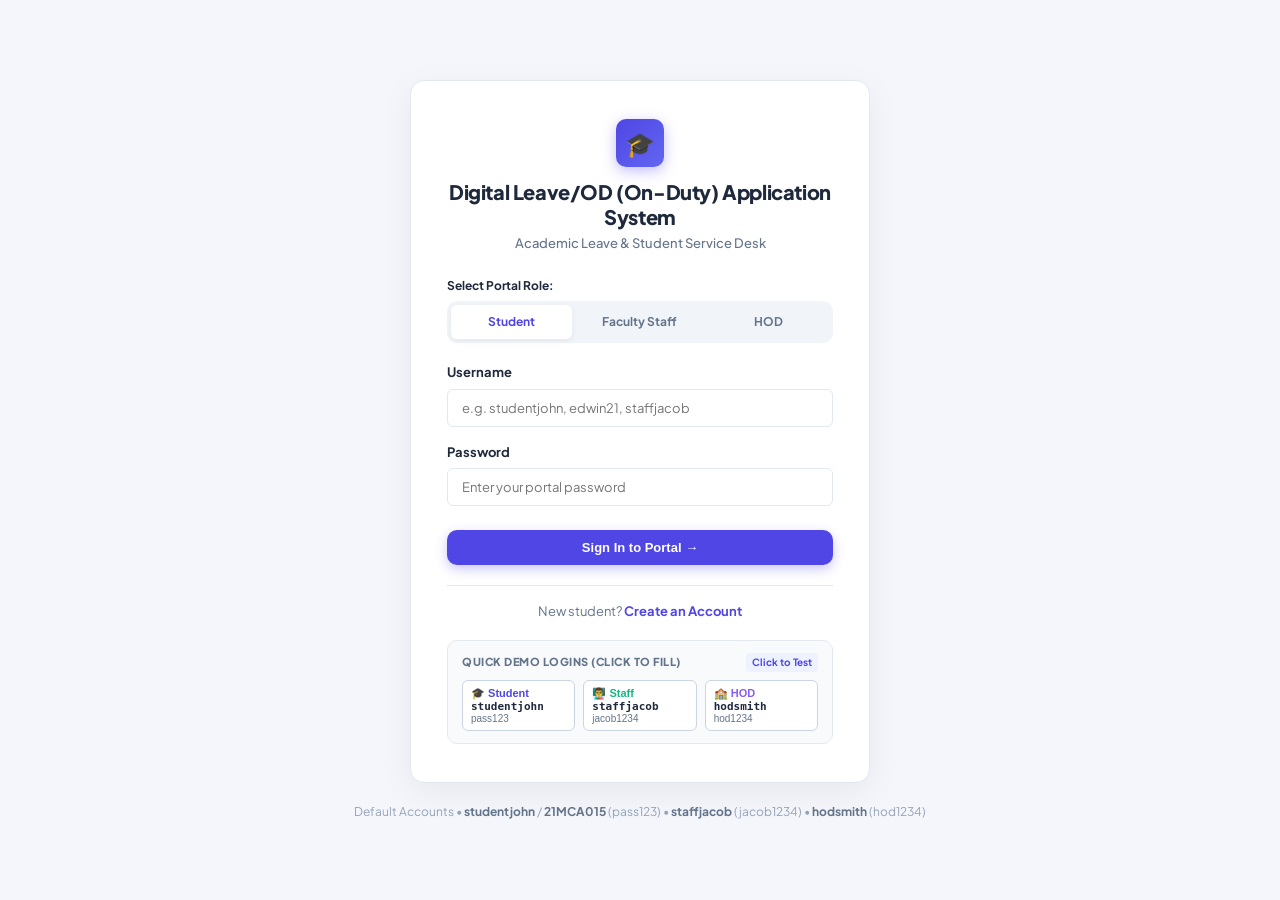
<file: index.html>
<!DOCTYPE html>
<html lang="en">
<head>
    <meta charset="UTF-8">
    <meta http-equiv="refresh" content="0; url=login.html">
    <title>Digital Leave/OD (On-Duty) Application System</title>
</head>
<body>
    <p>Redirecting to <a href="login.html">login.html</a>...</p>
</body>
</html>
</file>
<file: css/style.css>
/* ==========================================================================
   DIGITAL LEAVE/OD (ON-DUTY) APPLICATION SYSTEM
   Modern Vibrant SaaS / ERP Design System
   Matches Attached Reference Layout
   ========================================================================== */

@import url('https://fonts.googleapis.com/css2?family=Plus+Jakarta+Sans:wght@400;500;600;700;800&family=Inter:wght@400;500;600;700&display=swap');

:root {
    /* Backgrounds */
    --bg-page: #F4F6FB;
    --bg-card: #FFFFFF;
    --bg-card-subtle: #F8FAFC;
    --bg-card-tint: #F1F5F9;

    /* Theme Primary - Vibrant Indigo / Royal Blue */
    --primary: #4F46E5;
    --primary-hover: #4338CA;
    --primary-light: #EEF2FF;
    --primary-border: #C7D2FE;
    --primary-gradient: linear-gradient(135deg, #4F46E5 0%, #6366F1 100%);

    /* Functional Accents */
    --success: #10B981;
    --success-hover: #059669;
    --success-light: #ECFDF5;
    --success-border: #A7F3D0;
    --success-text: #065F46;

    --warning: #F59E0B;
    --warning-light: #FFFBEB;
    --warning-border: #FDE68A;
    --warning-text: #B45309;

    --danger: #EF4444;
    --danger-hover: #DC2626;
    --danger-light: #FEF2F2;
    --danger-border: #FECDD3;
    --danger-text: #B91C1C;

    --purple: #8B5CF6;
    --purple-light: #F5F3FF;
    --purple-border: #DDD6FE;

    /* Text Colors */
    --text-primary: #1E293B;
    --text-secondary: #475569;
    --text-muted: #64748B;
    --text-light: #94A3B8;

    /* Borders & Shadows */
    --border-color: #E2E8F0;
    --border-subtle: #F1F5F9;
    --shadow-sm: 0 1px 3px rgba(0, 0, 0, 0.04);
    --shadow-card: 0 4px 20px rgba(0, 0, 0, 0.04), 0 1px 3px rgba(0, 0, 0, 0.02);
    --shadow-card-hover: 0 10px 25px rgba(0, 0, 0, 0.08);

    /* Radii */
    --radius-sm: 6px;
    --radius-md: 10px;
    --radius-lg: 14px;
    --radius-full: 9999px;
}

/* Base Reset */
* {
    box-sizing: border-box;
    margin: 0;
    padding: 0;
}

body {
    font-family: 'Plus Jakarta Sans', 'Inter', -apple-system, BlinkMacSystemFont, "Segoe UI", Roboto, sans-serif;
    background-color: var(--bg-page);
    color: var(--text-primary);
    line-height: 1.5;
    -webkit-font-smoothing: antialiased;
    min-height: 100vh;
    display: flex;
    flex-direction: column;
}

a {
    color: var(--primary);
    text-decoration: none;
    transition: all 0.15s ease;
}

a:hover {
    color: var(--primary-hover);
}

/* ==========================================================================
   Top Navigation Bar (SaaS ERP Header)
   ========================================================================== */
.top-nav {
    background-color: var(--bg-card);
    border-bottom: 1px solid var(--border-color);
    padding: 12px 28px;
    display: flex;
    justify-content: space-between;
    align-items: center;
    position: sticky;
    top: 0;
    z-index: 1000;
    box-shadow: 0 1px 2px rgba(0, 0, 0, 0.03);
}

.brand-section {
    display: flex;
    align-items: center;
    gap: 12px;
}

.brand-icon-box {
    width: 38px;
    height: 38px;
    border-radius: var(--radius-md);
    background: var(--primary-gradient);
    color: #FFFFFF;
    display: flex;
    align-items: center;
    justify-content: center;
    font-size: 19px;
    box-shadow: 0 4px 10px rgba(79, 70, 229, 0.25);
    flex-shrink: 0;
}

.brand-title-wrap {
    display: flex;
    align-items: center;
    gap: 8px;
    flex-wrap: wrap;
}

.brand-title {
    font-size: 16px;
    font-weight: 800;
    color: var(--text-primary);
    letter-spacing: -0.3px;
}

.erp-sync-pill {
    background: var(--primary-light);
    color: var(--primary);
    border: 1px solid var(--primary-border);
    font-size: 11px;
    font-weight: 700;
    padding: 2px 8px;
    border-radius: var(--radius-full);
    display: inline-flex;
    align-items: center;
    gap: 4px;
}

.brand-subtitle {
    font-size: 12px;
    color: var(--text-muted);
    font-weight: 500;
}

/* Centered Search Bar */
.nav-search-wrap {
    flex: 1;
    max-width: 440px;
    margin: 0 24px;
    position: relative;
}

.nav-search-input {
    width: 100%;
    padding: 9px 68px 9px 38px;
    font-size: 13px;
    background-color: #F8FAFC;
    border: 1px solid var(--border-color);
    border-radius: var(--radius-md);
    color: var(--text-primary);
    outline: none;
    transition: all 0.2s ease;
}

.nav-search-input:focus {
    background-color: #FFFFFF;
    border-color: var(--primary);
    box-shadow: 0 0 0 3px rgba(79, 70, 229, 0.12);
}

.nav-search-icon {
    position: absolute;
    left: 12px;
    top: 50%;
    transform: translateY(-50%);
    font-size: 14px;
    color: var(--text-light);
    pointer-events: none;
}

.nav-search-shortcut {
    position: absolute;
    right: 10px;
    top: 50%;
    transform: translateY(-50%);
    background: #FFFFFF;
    border: 1px solid var(--border-color);
    border-radius: 4px;
    padding: 2px 6px;
    font-size: 10px;
    font-weight: 600;
    color: var(--text-muted);
}

/* Right Nav Actions */
.nav-right-actions {
    display: flex;
    align-items: center;
    gap: 14px;
}

.nav-icon-btn {
    width: 36px;
    height: 36px;
    border-radius: var(--radius-full);
    border: 1px solid var(--border-color);
    background: #FFFFFF;
    display: flex;
    align-items: center;
    justify-content: center;
    cursor: pointer;
    position: relative;
    color: var(--text-secondary);
    transition: all 0.15s ease;
}

.nav-icon-btn:hover {
    background-color: #F8FAFC;
    color: var(--primary);
}

.nav-badge-dot {
    position: absolute;
    top: 6px;
    right: 7px;
    width: 7px;
    height: 7px;
    background-color: var(--danger);
    border-radius: 50%;
}

.sem-pill {
    display: flex;
    align-items: center;
    gap: 6px;
    background: #F8FAFC;
    border: 1px solid var(--border-color);
    padding: 6px 12px;
    border-radius: var(--radius-md);
    font-size: 12px;
    font-weight: 600;
    color: var(--text-secondary);
}

.user-profile-pill {
    display: flex;
    align-items: center;
    gap: 10px;
    padding: 5px 12px 5px 6px;
    background-color: #FFFFFF;
    border: 1px solid var(--border-color);
    border-radius: var(--radius-full);
    box-shadow: var(--shadow-sm);
}

.avatar-circle {
    width: 32px;
    height: 32px;
    border-radius: 50%;
    background: var(--primary-gradient);
    color: #FFFFFF;
    display: flex;
    align-items: center;
    justify-content: center;
    font-weight: 700;
    font-size: 12px;
}

.user-text-info {
    display: flex;
    flex-direction: column;
}

.user-display-name {
    font-size: 12px;
    font-weight: 700;
    color: var(--text-primary);
    line-height: 1.2;
}

.user-display-roll {
    font-size: 11px;
    color: var(--text-muted);
}

.btn-nav-logout {
    background: none;
    border: none;
    color: var(--text-light);
    cursor: pointer;
    font-size: 14px;
    display: flex;
    align-items: center;
    padding: 4px;
    border-radius: 4px;
    transition: color 0.15s ease;
}

.btn-nav-logout:hover {
    color: var(--danger);
}

.btn-logout-clean {
    display: inline-flex;
    align-items: center;
    gap: 6px;
    padding: 7px 15px;
    background-color: #FEF2F2;
    color: #DC2626;
    border: 1px solid #FECDD3;
    border-radius: var(--radius-md);
    font-size: 13px;
    font-weight: 700;
    text-decoration: none;
    transition: all 0.2s ease;
}

.btn-logout-clean:hover {
    background-color: #DC2626;
    color: #FFFFFF;
    border-color: #DC2626;
    box-shadow: 0 2px 8px rgba(220, 38, 38, 0.2);
}

.btn-criteria-nav {
    display: inline-flex;
    align-items: center;
    gap: 6px;
    padding: 7px 14px;
    background-color: #F8FAFC;
    color: var(--primary);
    border: 1px solid var(--border-color);
    border-radius: var(--radius-md);
    font-size: 13px;
    font-weight: 700;
    text-decoration: none;
    transition: all 0.2s ease;
    box-shadow: 0 1px 2px rgba(0, 0, 0, 0.03);
}

.btn-criteria-nav:hover {
    background-color: #EEF2FF;
    border-color: var(--primary-border);
    color: var(--primary-hover);
    transform: translateY(-1px);
}

.btn-quick-date {
    background: #F1F5F9;
    border: 1px solid var(--border-color);
    border-radius: 4px;
    font-size: 11px;
    font-weight: 700;
    color: var(--text-secondary);
    padding: 3px 9px;
    cursor: pointer;
    transition: all 0.15s ease;
}

.btn-quick-date:hover {
    background: var(--primary-light);
    border-color: var(--primary-border);
    color: var(--primary);
}

/* ==========================================================================
   Main Wrapper (Clean Centered 1160px Container for Data & Forms)
   ========================================================================== */
.main-wrapper {
    max-width: 1160px;
    width: 100%;
    margin: 24px auto 40px auto;
    padding: 0 20px;
    flex: 1;
}

/* ==========================================================================
   Welcome Banner Card
   ========================================================================== */
.welcome-banner-card {
    background: #FFFFFF;
    border: 1px solid var(--border-color);
    border-radius: var(--radius-lg);
    padding: 24px 28px;
    margin-bottom: 20px;
    box-shadow: var(--shadow-card);
    display: flex;
    justify-content: space-between;
    align-items: center;
    flex-wrap: wrap;
    gap: 20px;
}

.welcome-left {
    display: flex;
    flex-direction: column;
    gap: 10px;
}

.welcome-title-row {
    display: flex;
    align-items: center;
    gap: 14px;
    flex-wrap: wrap;
}

.welcome-title-row h1 {
    font-size: 24px;
    font-weight: 800;
    color: var(--text-primary);
    letter-spacing: -0.5px;
}

.status-active-pill {
    display: inline-flex;
    align-items: center;
    gap: 6px;
    background: var(--success-light);
    color: var(--success-text);
    border: 1px solid var(--success-border);
    padding: 4px 12px;
    border-radius: var(--radius-full);
    font-size: 12px;
    font-weight: 700;
}

.status-active-pill .pulse-dot {
    width: 7px;
    height: 7px;
    border-radius: 50%;
    background-color: var(--success);
    box-shadow: 0 0 0 2px rgba(16, 185, 129, 0.2);
}

.student-meta-row {
    display: flex;
    align-items: center;
    gap: 16px;
    font-size: 13px;
    color: var(--text-secondary);
    flex-wrap: wrap;
}

.student-meta-row span {
    display: inline-flex;
    align-items: center;
    gap: 6px;
}

.student-meta-row strong {
    color: var(--text-primary);
}

.meta-divider {
    color: var(--text-light);
}

.attendance-pill-row {
    display: flex;
    align-items: center;
    gap: 12px;
    flex-wrap: wrap;
    margin-top: 2px;
}

.attendance-pill {
    background: var(--primary-light);
    color: var(--primary);
    border: 1px solid var(--primary-border);
    padding: 4px 12px;
    border-radius: var(--radius-full);
    font-size: 12px;
    font-weight: 700;
}

.attendance-pill .boost {
    color: #4338CA;
    margin-left: 4px;
}

.attendance-satisfaction {
    display: inline-flex;
    align-items: center;
    gap: 6px;
    font-size: 12px;
    font-weight: 600;
    color: var(--success-text);
}

.welcome-right-actions {
    display: flex;
    align-items: center;
    gap: 10px;
    flex-wrap: wrap;
}

/* Action Buttons */
.btn-action-outline {
    background: #FFFFFF;
    color: var(--text-primary);
    border: 1px solid var(--border-color);
    padding: 9px 16px;
    border-radius: var(--radius-md);
    font-size: 13px;
    font-weight: 700;
    display: inline-flex;
    align-items: center;
    gap: 8px;
    cursor: pointer;
    box-shadow: var(--shadow-sm);
    transition: all 0.15s ease;
}

.btn-action-outline:hover {
    background-color: #F8FAFC;
    border-color: var(--text-light);
    color: var(--primary);
}

.btn-action-primary {
    background: var(--primary-gradient);
    color: #FFFFFF;
    border: none;
    padding: 9px 18px;
    border-radius: var(--radius-md);
    font-size: 13px;
    font-weight: 700;
    display: inline-flex;
    align-items: center;
    gap: 8px;
    cursor: pointer;
    box-shadow: 0 4px 12px rgba(79, 70, 229, 0.25);
    transition: all 0.15s ease;
}

.btn-action-primary:hover {
    transform: translateY(-1px);
    box-shadow: 0 6px 16px rgba(79, 70, 229, 0.35);
}

/* ==========================================================================
   KPI Stat Cards Grid (Responsive auto-fit)
   ========================================================================== */
.kpi-grid {
    display: grid;
    grid-template-columns: repeat(auto-fit, minmax(240px, 1fr));
    gap: 16px;
    margin-bottom: 24px;
}

.kpi-card {
    background: #FFFFFF;
    border: 1px solid var(--border-color);
    border-radius: var(--radius-lg);
    padding: 18px 20px;
    box-shadow: var(--shadow-card);
    display: flex;
    flex-direction: column;
    justify-content: space-between;
    transition: transform 0.15s ease, box-shadow 0.15s ease;
}

.kpi-card:hover {
    transform: translateY(-2px);
    box-shadow: var(--shadow-card-hover);
}

.kpi-header {
    display: flex;
    justify-content: space-between;
    align-items: flex-start;
    margin-bottom: 8px;
}

.kpi-title {
    font-size: 13px;
    font-weight: 600;
    color: var(--text-muted);
}

.kpi-icon-wrap {
    width: 32px;
    height: 32px;
    border-radius: var(--radius-md);
    display: flex;
    align-items: center;
    justify-content: center;
    font-size: 15px;
    flex-shrink: 0;
}

.kpi-icon-indigo { background: var(--primary-light); color: var(--primary); }
.kpi-icon-warning { background: var(--warning-light); color: var(--warning); }
.kpi-icon-success { background: var(--success-light); color: var(--success); }
.kpi-icon-danger { background: var(--danger-light); color: var(--danger); }
.kpi-icon-purple { background: var(--purple-light); color: var(--purple); }

.kpi-value {
    font-size: 28px;
    font-weight: 800;
    color: var(--text-primary);
    line-height: 1.1;
    margin-bottom: 8px;
}

.kpi-footer {
    display: flex;
    justify-content: space-between;
    align-items: center;
    font-size: 12px;
    color: var(--text-muted);
}

.kpi-tag {
    font-size: 11px;
    font-weight: 700;
    padding: 2px 7px;
    border-radius: var(--radius-full);
}

.kpi-tag-green { background: var(--success-light); color: var(--success-text); }
.kpi-tag-amber { background: var(--warning-light); color: var(--warning-text); }
.kpi-tag-red { color: var(--danger-text); font-weight: 700; }

/* Progress bar inside 5th KPI card */
.kpi-progress-bar-bg {
    width: 100%;
    height: 6px;
    background: #E2E8F0;
    border-radius: var(--radius-full);
    overflow: hidden;
    margin: 6px 0;
}

.kpi-progress-fill {
    height: 100%;
    background: var(--primary);
    border-radius: var(--radius-full);
}

/* ==========================================================================
   Two-Column Main Content Layout
   ========================================================================== */
.dashboard-main-grid {
    display: grid;
    grid-template-columns: 1.65fr 1fr;
    gap: 22px;
    align-items: start;
}

/* ==========================================================================
   LEFT COLUMN: Apply for Leave / On-Duty (OD) Form Card
   ========================================================================== */
.form-card {
    background: #FFFFFF;
    border: 1px solid var(--border-color);
    border-radius: var(--radius-lg);
    padding: 28px;
    box-shadow: var(--shadow-card);
}

.form-card-header {
    display: flex;
    justify-content: space-between;
    align-items: center;
    margin-bottom: 20px;
}

.form-header-left {
    display: flex;
    align-items: center;
    gap: 12px;
}

.form-header-icon {
    width: 36px;
    height: 36px;
    border-radius: var(--radius-md);
    background: var(--primary-light);
    color: var(--primary);
    display: flex;
    align-items: center;
    justify-content: center;
    font-size: 18px;
}

.form-header-title {
    font-size: 17px;
    font-weight: 800;
    color: var(--text-primary);
}

.form-header-subtitle {
    font-size: 12px;
    color: var(--text-muted);
}

.form-step-badge {
    font-size: 12px;
    font-weight: 600;
    color: var(--text-muted);
    display: inline-flex;
    align-items: center;
    gap: 6px;
}

.form-step-dot {
    width: 7px;
    height: 7px;
    background-color: var(--primary);
    border-radius: 50%;
}

/* Form Tabs */
.form-tabs-bar {
    display: flex;
    border-bottom: 1px solid var(--border-color);
    gap: 8px;
    margin-bottom: 22px;
}

.form-tab-btn {
    padding: 10px 16px;
    font-size: 13px;
    font-weight: 700;
    color: var(--text-muted);
    border: none;
    background: none;
    cursor: pointer;
    border-bottom: 2px solid transparent;
    display: inline-flex;
    align-items: center;
    gap: 8px;
    transition: all 0.15s ease;
}

.form-tab-btn:hover {
    color: var(--primary);
}

.form-tab-btn.active {
    color: var(--primary);
    border-bottom-color: var(--primary);
}

/* Soft-Tinted Box for Unlocked Applicant Info */
.applicant-info-tint-box {
    background-color: #F8FAFC;
    border: 1px solid var(--border-color);
    border-radius: var(--radius-md);
    padding: 18px;
    margin-bottom: 22px;
    display: grid;
    grid-template-columns: repeat(3, 1fr);
    gap: 14px;
}

.tint-input-group label {
    display: block;
    font-size: 11px;
    font-weight: 700;
    color: var(--text-muted);
    text-transform: uppercase;
    letter-spacing: 0.5px;
    margin-bottom: 5px;
}

.tint-input-group input {
    width: 100%;
    padding: 9px 12px;
    font-size: 13px;
    font-weight: 600;
    font-family: inherit;
    color: var(--text-primary);
    background-color: #FFFFFF;
    border: 1px solid #CBD5E1;
    border-radius: var(--radius-sm);
    outline: none;
    transition: border 0.15s ease, box-shadow 0.15s ease;
}

.tint-input-group input:focus {
    border-color: var(--primary);
    box-shadow: 0 0 0 3px rgba(79, 70, 229, 0.15);
}

/* Main Form Fields Layout */
.form-field-group {
    margin-bottom: 18px;
}

.form-row-2 {
    display: grid;
    grid-template-columns: 1fr 1fr;
    gap: 16px;
    margin-bottom: 18px;
}

.form-row-dates {
    display: grid;
    grid-template-columns: 1fr 1fr 1.2fr 1fr;
    gap: 14px;
    margin-bottom: 18px;
    align-items: flex-end;
}

.field-label {
    display: block;
    font-size: 13px;
    font-weight: 700;
    color: var(--text-primary);
    margin-bottom: 6px;
}

.field-label .required {
    color: var(--danger);
    margin-left: 2px;
}

.form-control {
    width: 100%;
    padding: 10px 14px;
    font-size: 13px;
    font-family: inherit;
    color: var(--text-primary);
    background-color: #FFFFFF;
    border: 1px solid var(--border-color);
    border-radius: var(--radius-sm);
    outline: none;
    transition: border 0.15s ease, box-shadow 0.15s ease;
}

.form-control:focus {
    border-color: var(--primary);
    box-shadow: 0 0 0 3px rgba(79, 70, 229, 0.12);
}

.field-helper-text {
    font-size: 11px;
    color: var(--text-light);
    margin-top: 4px;
}

.duration-badge-box {
    background-color: var(--primary-light);
    border: 1px solid var(--primary-border);
    color: var(--primary);
    font-size: 13px;
    font-weight: 700;
    padding: 10px 14px;
    border-radius: var(--radius-sm);
    display: flex;
    align-items: center;
    justify-content: center;
    gap: 6px;
    height: 42px;
}

.textarea-counter-row {
    display: flex;
    justify-content: space-between;
    align-items: center;
    margin-bottom: 6px;
}

.char-counter {
    font-size: 11px;
    color: var(--text-light);
}

/* Dashed Drag & Drop Box */
.file-upload-dropzone {
    border: 2px dashed #CBD5E1;
    background-color: #F8FAFC;
    border-radius: var(--radius-md);
    padding: 22px 18px;
    text-align: center;
    cursor: pointer;
    transition: all 0.2s ease;
    margin-bottom: 18px;
}

.file-upload-dropzone:hover {
    border-color: var(--primary);
    background-color: var(--primary-light);
}

.upload-icon-circle {
    width: 38px;
    height: 38px;
    border-radius: 50%;
    background: #FFFFFF;
    color: var(--primary);
    box-shadow: var(--shadow-sm);
    display: inline-flex;
    align-items: center;
    justify-content: center;
    font-size: 18px;
    margin-bottom: 8px;
}

.upload-instruction {
    font-size: 13px;
    color: var(--text-secondary);
    margin-bottom: 4px;
}

.upload-instruction strong {
    color: var(--primary);
}

.upload-subtext {
    font-size: 11px;
    color: var(--text-light);
}

.uploaded-file-pill {
    display: inline-flex;
    align-items: center;
    gap: 8px;
    background: #FFFFFF;
    border: 1px solid #CBD5E1;
    border-radius: var(--radius-sm);
    padding: 8px 14px;
    font-size: 12px;
    font-weight: 600;
    color: var(--text-primary);
    margin-top: 10px;
    box-shadow: var(--shadow-sm);
}

.file-remove-btn {
    color: var(--text-light);
    cursor: pointer;
    font-weight: bold;
    margin-left: 6px;
}

.file-remove-btn:hover {
    color: var(--danger);
}

/* Declaration Checkbox */
.declaration-row {
    background-color: #F8FAFC;
    border: 1px solid var(--border-color);
    border-radius: var(--radius-sm);
    padding: 12px 16px;
    display: flex;
    align-items: flex-start;
    gap: 12px;
    margin-bottom: 22px;
}

.declaration-row input[type="checkbox"] {
    margin-top: 3px;
    accent-color: var(--primary);
    width: 16px;
    height: 16px;
    cursor: pointer;
}

.declaration-text {
    font-size: 12px;
    color: var(--text-secondary);
    line-height: 1.45;
}

/* Form Footer Actions */
.form-footer-actions {
    display: flex;
    justify-content: space-between;
    align-items: center;
    flex-wrap: wrap;
    gap: 12px;
    padding-top: 14px;
    border-top: 1px solid var(--border-color);
}

.form-footer-left {
    display: flex;
    gap: 10px;
}

.form-footer-right {
    display: flex;
    gap: 10px;
}

.btn-secondary {
    background: #FFFFFF;
    color: var(--text-secondary);
    border: 1px solid var(--border-color);
    padding: 10px 16px;
    border-radius: var(--radius-md);
    font-size: 13px;
    font-weight: 700;
    cursor: pointer;
    display: inline-flex;
    align-items: center;
    gap: 6px;
    transition: all 0.15s ease;
}

.btn-secondary:hover {
    background-color: #F8FAFC;
    color: var(--text-primary);
}

.btn-submit-primary {
    background: var(--primary);
    color: #FFFFFF;
    border: none;
    padding: 10px 22px;
    border-radius: var(--radius-md);
    font-size: 13px;
    font-weight: 700;
    cursor: pointer;
    display: inline-flex;
    align-items: center;
    gap: 8px;
    box-shadow: 0 4px 12px rgba(79, 70, 229, 0.3);
    transition: all 0.15s ease;
}

.btn-submit-primary:hover {
    background-color: var(--primary-hover);
    transform: translateY(-1px);
    box-shadow: 0 6px 16px rgba(79, 70, 229, 0.4);
}

/* ==========================================================================
   RIGHT COLUMN: 3 Stacked Widgets
   ========================================================================== */
.right-column-stack {
    display: flex;
    flex-direction: column;
    gap: 20px;
}

/* Widget 1: Active Workflow Tracker Card */
.workflow-card {
    background: #FFFFFF;
    border: 1px solid var(--border-color);
    border-radius: var(--radius-lg);
    padding: 22px 24px;
    box-shadow: var(--shadow-card);
}

.workflow-header {
    display: flex;
    justify-content: space-between;
    align-items: flex-start;
    margin-bottom: 20px;
}

.workflow-category-tag {
    font-size: 11px;
    font-weight: 800;
    text-transform: uppercase;
    letter-spacing: 0.8px;
    color: var(--primary);
    margin-bottom: 3px;
}

.workflow-title {
    font-size: 16px;
    font-weight: 800;
    color: var(--text-primary);
}

.badge-in-review {
    background-color: var(--warning-light);
    color: var(--warning-text);
    border: 1px solid var(--warning-border);
    font-size: 11px;
    font-weight: 700;
    padding: 3px 10px;
    border-radius: var(--radius-full);
}

/* Step-by-Step Vertical Timeline */
.timeline-list {
    position: relative;
    padding-left: 28px;
    margin-bottom: 16px;
}

.timeline-list::before {
    content: '';
    position: absolute;
    top: 10px;
    bottom: 20px;
    left: 10px;
    width: 2px;
    background-color: #E2E8F0;
}

.timeline-step {
    position: relative;
    margin-bottom: 18px;
}

.timeline-step:last-child {
    margin-bottom: 0;
}

.timeline-step-icon {
    position: absolute;
    left: -28px;
    top: 0;
    width: 20px;
    height: 20px;
    border-radius: 50%;
    background-color: #FFFFFF;
    display: flex;
    align-items: center;
    justify-content: center;
    font-size: 12px;
    font-weight: bold;
    z-index: 2;
}

.timeline-step.completed .timeline-step-icon {
    color: var(--success);
}

.timeline-step.active .timeline-step-icon {
    color: var(--warning);
}

.timeline-step.pending .timeline-step-icon {
    color: var(--text-light);
}

.step-title {
    font-size: 13px;
    font-weight: 700;
    color: var(--text-primary);
}

.step-detail {
    font-size: 11px;
    color: var(--text-muted);
    margin-top: 1px;
}

.turnaround-box {
    background-color: var(--warning-light);
    border: 1px solid var(--warning-border);
    border-radius: var(--radius-sm);
    padding: 8px 12px;
    font-size: 11px;
    font-weight: 600;
    color: var(--warning-text);
    display: flex;
    align-items: center;
    gap: 6px;
    margin-top: 8px;
}

.workflow-card-footer {
    display: flex;
    justify-content: space-between;
    align-items: center;
    font-size: 12px;
    padding-top: 14px;
    border-top: 1px solid var(--border-color);
}

.workflow-card-footer a {
    font-weight: 700;
}

.workflow-card-footer .ref-code {
    color: var(--text-light);
    font-family: monospace;
}

/* Widget 2: Recent Applications Card */
.recent-card {
    background: #FFFFFF;
    border: 1px solid var(--border-color);
    border-radius: var(--radius-lg);
    padding: 22px 24px;
    box-shadow: var(--shadow-card);
}

.recent-header {
    display: flex;
    justify-content: space-between;
    align-items: center;
    margin-bottom: 16px;
}

.recent-title {
    font-size: 15px;
    font-weight: 800;
    color: var(--text-primary);
}

.recent-view-all {
    font-size: 12px;
    font-weight: 700;
}

.recent-app-item {
    padding: 12px 0;
    border-bottom: 1px solid var(--border-subtle);
}

.recent-app-item:last-child {
    border-bottom: none;
    padding-bottom: 0;
}

.recent-app-top {
    display: flex;
    justify-content: space-between;
    align-items: flex-start;
    margin-bottom: 4px;
}

.recent-app-name {
    font-size: 13px;
    font-weight: 700;
    color: var(--text-primary);
}

.recent-app-meta {
    font-size: 11px;
    color: var(--text-muted);
}

.recent-app-bottom {
    display: flex;
    justify-content: space-between;
    align-items: center;
    font-size: 11px;
    color: var(--text-light);
    margin-top: 6px;
}

.badge-approved-pill {
    background-color: var(--success-light);
    color: var(--success-text);
    border: 1px solid var(--success-border);
    font-size: 11px;
    font-weight: 700;
    padding: 2px 8px;
    border-radius: var(--radius-full);
}

.badge-pending-pill {
    background-color: var(--warning-light);
    color: var(--warning-text);
    border: 1px solid var(--warning-border);
    font-size: 11px;
    font-weight: 700;
    padding: 2px 8px;
    border-radius: var(--radius-full);
}

.badge-declined-pill {
    background-color: var(--danger-light);
    color: var(--danger-text);
    border: 1px solid var(--danger-border);
    font-size: 11px;
    font-weight: 700;
    padding: 2px 8px;
    border-radius: var(--radius-full);
}

.recent-note-box {
    background-color: #FEF2F2;
    border: 1px solid #FEE2E2;
    border-radius: var(--radius-sm);
    padding: 8px 10px;
    font-size: 11px;
    color: #991B1B;
    margin-top: 6px;
    line-height: 1.4;
}

/* Widget 3: OD Regulation Rulebook Card */
.rulebook-card {
    background: linear-gradient(135deg, #1E1B4B 0%, #312E81 100%);
    border-radius: var(--radius-lg);
    padding: 24px;
    color: #FFFFFF;
    box-shadow: 0 10px 25px rgba(30, 27, 75, 0.2);
}

.rulebook-icon {
    font-size: 24px;
    margin-bottom: 12px;
}

.rulebook-title {
    font-size: 16px;
    font-weight: 800;
    color: #FFFFFF;
    margin-bottom: 8px;
}

.rulebook-text {
    font-size: 12px;
    color: #C7D2FE;
    line-height: 1.5;
    margin-bottom: 16px;
}

.rulebook-link {
    color: #FFFFFF;
    font-size: 12px;
    font-weight: 700;
    display: inline-flex;
    align-items: center;
    gap: 6px;
    text-decoration: underline;
}

.rulebook-link:hover {
    color: #A5B4FC;
}

/* ==========================================================================
   History Table Component (Student & Admin)
   ========================================================================== */
.history-section-card {
    background: #FFFFFF;
    border: 1px solid var(--border-color);
    border-radius: var(--radius-lg);
    padding: 24px 28px;
    margin-top: 24px;
    box-shadow: var(--shadow-card);
}

.table-responsive {
    overflow-x: auto;
    border: 1px solid var(--border-color);
    border-radius: var(--radius-md);
    margin-top: 14px;
}

table.data-table {
    width: 100%;
    border-collapse: collapse;
    font-size: 13px;
    text-align: left;
    background-color: #FFFFFF;
}

table.data-table th {
    background-color: #F8FAFC;
    color: var(--text-muted);
    font-weight: 700;
    padding: 12px 16px;
    border-bottom: 1px solid var(--border-color);
    white-space: nowrap;
}

table.data-table td {
    padding: 14px 16px;
    border-bottom: 1px solid var(--border-color);
    color: var(--text-primary);
    vertical-align: middle;
}

table.data-table tr:last-child td {
    border-bottom: none;
}

table.data-table tr:hover td {
    background-color: #F8FAFC;
}

/* ==========================================================================
   Footer Bar
   ========================================================================== */
.site-footer {
    background: #FFFFFF;
    border-top: 1px solid var(--border-color);
    padding: 18px 28px;
    margin-top: auto;
    font-size: 12px;
    color: var(--text-muted);
    display: flex;
    justify-content: space-between;
    align-items: center;
    flex-wrap: wrap;
    gap: 12px;
}

.footer-links {
    display: flex;
    gap: 16px;
}

.footer-links a {
    color: var(--text-muted);
}

.footer-links a:hover {
    color: var(--primary);
}

/* ==========================================================================
   Alerts & Feedback
   ========================================================================== */
.alert {
    padding: 12px 18px;
    border-radius: var(--radius-md);
    font-size: 13px;
    font-weight: 600;
    margin-bottom: 20px;
    display: flex;
    align-items: center;
    gap: 10px;
}

.alert-success {
    background-color: var(--success-light);
    border: 1px solid var(--success-border);
    color: var(--success-text);
}

.alert-error {
    background-color: var(--danger-light);
    border: 1px solid var(--danger-border);
    color: var(--danger-text);
}

.alert-info {
    background-color: var(--primary-light);
    border: 1px solid var(--primary-border);
    color: var(--primary);
}

/* ==========================================================================
   Responsive Breakpoints
   ========================================================================== */
@media (max-width: 1200px) {
    .kpi-grid {
        grid-template-columns: repeat(3, 1fr);
    }
    .dashboard-main-grid {
        grid-template-columns: 1fr;
    }
}

@media (max-width: 768px) {
    .top-nav {
        flex-direction: column;
        align-items: flex-start;
        gap: 12px;
        padding: 12px 16px;
    }
    .nav-search-wrap {
        margin: 0;
        max-width: 100%;
        width: 100%;
    }
    .kpi-grid {
        grid-template-columns: 1fr 1fr;
    }
    .applicant-info-tint-box {
        grid-template-columns: 1fr;
    }
    .form-row-2,
    .form-row-dates {
        grid-template-columns: 1fr;
    }
    .welcome-banner-card {
        padding: 20px;
    }
}

/* ==========================================================================
   ENHANCED SYSTEM FEATURES: Filters, Gate Pass, Modals & Audit Stepper
   ========================================================================== */

/* Search & Multi-Filter Toolbar */
.filter-toolbar {
    background: #FFFFFF;
    border: 1px solid var(--border-color);
    border-radius: var(--radius-md);
    padding: 12px 16px;
    margin-bottom: 14px;
    display: flex;
    justify-content: space-between;
    align-items: center;
    flex-wrap: wrap;
    gap: 12px;
}

.filter-left {
    display: flex;
    align-items: center;
    gap: 10px;
    flex-wrap: wrap;
    flex: 1;
}

.search-box-wrap {
    position: relative;
    min-width: 240px;
    flex: 1;
    max-width: 380px;
}

.search-box-icon {
    position: absolute;
    left: 12px;
    top: 50%;
    transform: translateY(-50%);
    font-size: 13px;
    color: var(--text-light);
    pointer-events: none;
}

.search-box-input {
    width: 100%;
    padding: 8px 12px 8px 34px;
    font-size: 13px;
    font-family: inherit;
    background: #F8FAFC;
    border: 1px solid var(--border-color);
    border-radius: var(--radius-sm);
    color: var(--text-primary);
    outline: none;
    transition: all 0.15s ease;
}

.search-box-input:focus {
    background: #FFFFFF;
    border-color: var(--primary);
    box-shadow: 0 0 0 3px rgba(79, 70, 229, 0.12);
}

.filter-select {
    padding: 8px 12px;
    font-size: 13px;
    font-family: inherit;
    background: #F8FAFC;
    border: 1px solid var(--border-color);
    border-radius: var(--radius-sm);
    color: var(--text-secondary);
    outline: none;
    cursor: pointer;
    transition: all 0.15s ease;
}

.filter-select:focus {
    border-color: var(--primary);
}

.filter-counter-badge {
    font-size: 12px;
    font-weight: 700;
    color: var(--text-muted);
    background: #F1F5F9;
    padding: 4px 10px;
    border-radius: var(--radius-full);
}

.btn-export-csv {
    background: #FFFFFF;
    color: var(--text-secondary);
    border: 1px solid var(--border-color);
    padding: 8px 14px;
    font-size: 12px;
    font-weight: 700;
    border-radius: var(--radius-sm);
    cursor: pointer;
    display: inline-flex;
    align-items: center;
    gap: 6px;
    transition: all 0.15s ease;
}

.btn-export-csv:hover {
    background: #F8FAFC;
    color: var(--primary);
    border-color: var(--primary-border);
}

/* Action Buttons in Table */
.btn-pass {
    background: var(--primary-light);
    color: var(--primary);
    border: 1px solid var(--primary-border);
    padding: 5px 11px;
    font-size: 11px;
    font-weight: 700;
    border-radius: var(--radius-sm);
    cursor: pointer;
    display: inline-flex;
    align-items: center;
    gap: 4px;
    transition: all 0.15s ease;
}

.btn-pass:hover {
    background: var(--primary);
    color: #FFFFFF;
}

.btn-inspect {
    background: #F8FAFC;
    color: var(--text-secondary);
    border: 1px solid var(--border-color);
    padding: 5px 11px;
    font-size: 11px;
    font-weight: 700;
    border-radius: var(--radius-sm);
    cursor: pointer;
    display: inline-flex;
    align-items: center;
    gap: 4px;
    transition: all 0.15s ease;
}

.btn-inspect:hover {
    background: #E2E8F0;
    color: var(--text-primary);
}

/* Modal Window System */
.modal-overlay {
    display: none;
    position: fixed;
    top: 0;
    left: 0;
    right: 0;
    bottom: 0;
    background: rgba(15, 23, 42, 0.6);
    backdrop-filter: blur(4px);
    z-index: 2000;
    align-items: center;
    justify-content: center;
    padding: 20px;
}

.modal-overlay.active {
    display: flex;
}

.modal-box {
    background: #FFFFFF;
    border-radius: var(--radius-lg);
    box-shadow: 0 20px 40px rgba(0, 0, 0, 0.2);
    width: 100%;
    max-width: 680px;
    max-height: 90vh;
    overflow-y: auto;
    position: relative;
    animation: modalSlideIn 0.2s ease-out;
}

@keyframes modalSlideIn {
    from { transform: translateY(20px); opacity: 0; }
    to { transform: translateY(0); opacity: 1; }
}

.modal-box-header {
    padding: 18px 24px;
    border-bottom: 1px solid var(--border-color);
    display: flex;
    justify-content: space-between;
    align-items: center;
}

.modal-box-title {
    font-size: 16px;
    font-weight: 800;
    color: var(--text-primary);
    display: flex;
    align-items: center;
    gap: 8px;
}

.modal-close-btn {
    background: none;
    border: none;
    font-size: 22px;
    line-height: 1;
    color: var(--text-light);
    cursor: pointer;
    transition: color 0.15s ease;
}

.modal-close-btn:hover {
    color: var(--danger);
}

.modal-box-body {
    padding: 24px;
}

.modal-box-footer {
    padding: 16px 24px;
    background: #F8FAFC;
    border-top: 1px solid var(--border-color);
    display: flex;
    justify-content: flex-end;
    gap: 10px;
    border-radius: 0 0 var(--radius-lg) var(--radius-lg);
}

/* Official Digital OD Gate Pass Layout */
.official-pass-sheet {
    background: #FFFFFF;
    border: 2px solid #0F172A;
    border-radius: var(--radius-md);
    padding: 24px;
    position: relative;
    box-shadow: 0 4px 14px rgba(0, 0, 0, 0.05);
}

.pass-header {
    text-align: center;
    border-bottom: 2px solid #0F172A;
    padding-bottom: 16px;
    margin-bottom: 18px;
}

.pass-institute-name {
    font-size: 16px;
    font-weight: 800;
    text-transform: uppercase;
    color: #0F172A;
    letter-spacing: 0.5px;
}

.pass-department-name {
    font-size: 12px;
    font-weight: 600;
    color: var(--text-muted);
}

.pass-badge-title {
    display: inline-block;
    background: #0F172A;
    color: #FFFFFF;
    font-size: 12px;
    font-weight: 800;
    letter-spacing: 1px;
    padding: 4px 14px;
    border-radius: var(--radius-sm);
    margin-top: 10px;
    text-transform: uppercase;
}

.pass-ref-row {
    display: flex;
    justify-content: space-between;
    font-size: 12px;
    font-weight: 700;
    color: var(--text-secondary);
    margin-bottom: 16px;
    padding-bottom: 8px;
    border-bottom: 1px dashed var(--border-color);
}

.pass-grid-2 {
    display: grid;
    grid-template-columns: 1fr 1fr;
    gap: 14px;
    margin-bottom: 18px;
    font-size: 13px;
}

.pass-field-label {
    font-size: 11px;
    font-weight: 700;
    color: var(--text-muted);
    text-transform: uppercase;
    letter-spacing: 0.5px;
}

.pass-field-val {
    font-size: 14px;
    font-weight: 700;
    color: var(--text-primary);
    margin-top: 2px;
}

.pass-purpose-box {
    background: #F8FAFC;
    border: 1px solid var(--border-color);
    border-radius: var(--radius-sm);
    padding: 12px;
    margin-bottom: 18px;
}

.pass-verification-footer {
    display: flex;
    justify-content: space-between;
    align-items: center;
    padding-top: 16px;
    border-top: 1px solid #CBD5E1;
    gap: 16px;
}

.qr-code-box {
    width: 74px;
    height: 74px;
    background: #FFFFFF;
    border: 1px solid #0F172A;
    padding: 4px;
    display: flex;
    align-items: center;
    justify-content: center;
}

.pass-stamp-approved {
    border: 2px solid var(--success);
    color: var(--success);
    font-size: 11px;
    font-weight: 800;
    padding: 4px 10px;
    text-transform: uppercase;
    letter-spacing: 1px;
    border-radius: var(--radius-sm);
    display: inline-block;
    transform: rotate(-3deg);
}

.pass-sign-wrap {
    text-align: right;
    font-size: 11px;
    color: var(--text-secondary);
}

.pass-sign-wrap strong {
    color: var(--text-primary);
    font-size: 12px;
}

/* Multi-Tier Audit Stepper */
.audit-stepper {
    display: flex;
    flex-direction: column;
    gap: 18px;
    position: relative;
    padding-left: 12px;
    margin: 16px 0;
}

.audit-stepper::before {
    content: '';
    position: absolute;
    left: 23px;
    top: 10px;
    bottom: 10px;
    width: 2px;
    background: #E2E8F0;
    z-index: 1;
}

.stepper-item {
    display: flex;
    align-items: flex-start;
    gap: 14px;
    position: relative;
    z-index: 2;
}

.stepper-node {
    width: 24px;
    height: 24px;
    border-radius: 50%;
    background: #E2E8F0;
    color: var(--text-muted);
    font-size: 11px;
    font-weight: 700;
    display: flex;
    align-items: center;
    justify-content: center;
    flex-shrink: 0;
}

.stepper-item.completed .stepper-node {
    background: var(--success);
    color: #FFFFFF;
}

.stepper-item.active .stepper-node {
    background: var(--warning);
    color: #FFFFFF;
}

.stepper-item.rejected .stepper-node {
    background: var(--danger);
    color: #FFFFFF;
}

.stepper-content {
    flex: 1;
}

.stepper-title {
    font-size: 13px;
    font-weight: 700;
    color: var(--text-primary);
}

.stepper-sub {
    font-size: 11px;
    color: var(--text-muted);
    margin-top: 2px;
}

/* Print Optimization for OD Gate Pass */
@media print {
    body * {
        visibility: hidden;
    }
    .modal-overlay.active,
    .official-pass-sheet,
    .official-pass-sheet * {
        visibility: visible;
    }
    .modal-overlay {
        position: absolute;
        left: 0;
        top: 0;
        background: #FFFFFF !important;
        padding: 0;
        display: block !important;
    }
    .modal-box {
        box-shadow: none !important;
        border: none !important;
        max-width: 100% !important;
    }
    .modal-box-header,
    .modal-box-footer {
        display: none !important;
    }
    .official-pass-sheet {
        border: 2px solid #000 !important;
        margin: 20px auto;
        width: 90% !important;
    }
}
</file>
